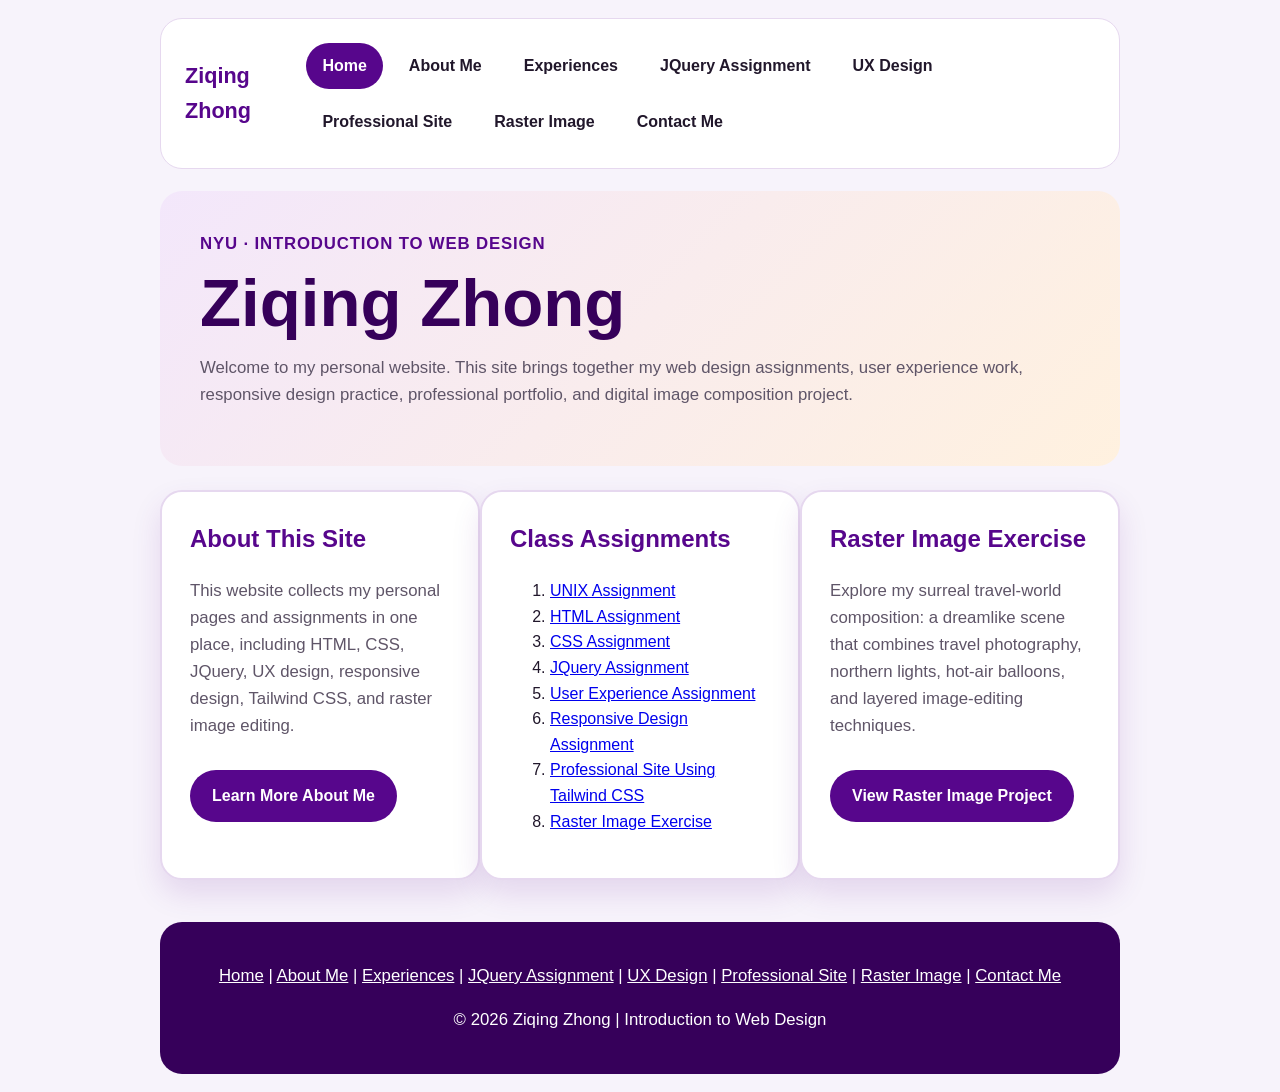
<file: index.html>
<!DOCTYPE html>
<html lang="en">
<head>
  <meta charset="utf-8">
  <title>Ziqing Zhong</title>
  <link rel="stylesheet" media="only screen and (max-width: 480px)" href="css/mobile.css">
  <link rel="stylesheet" media="only screen and (min-width: 481px) and (max-width: 960px)" href="css/tablet.css">
  <link rel="stylesheet" media="only screen and (min-width: 961px)" href="css/desktop.css">
  <meta name="viewport" content="initial-scale=1">
</head>

<body>
  <div class="container">
    <header>
      <a class="site-name" href="index.html">Ziqing Zhong</a>

      <nav aria-label="Main navigation">
        <ul>
          <li><a class="active" href="index.html">Home</a></li>
          <li><a href="about_me.html">About Me</a></li>
          <li><a href="more_about_me.html">Experiences</a></li>
          <li><a href="topic_of_interest.html">JQuery Assignment</a></li>
          <li><a href="user_experience_design.html">UX Design</a></li>
          <li><a href="professional_site.html">Professional Site</a></li>
          <li><a href="photoshop.html">Raster Image</a></li>
          <li><a href="contact.html">Contact Me</a></li>
        </ul>
      </nav>
    </header>

    <main>
      <section class="page-heading">
        <p class="eyebrow">NYU · Introduction to Web Design</p>
        <h1>Ziqing Zhong</h1>
        <p>
          Welcome to my personal website. This site brings together my web design
          assignments, user experience work, responsive design practice,
          professional portfolio, and digital image composition project.
        </p>
      </section>

      <section class="responsive-layout">
        <article class="column1">
          <h2>About This Site</h2>
          <p>
            This website collects my personal pages and assignments in one place,
            including HTML, CSS, JQuery, UX design, responsive design, Tailwind
            CSS, and raster image editing.
          </p>
          <a class="button" href="about_me.html">Learn More About Me</a>
        </article>

        <article class="column2">
          <h2>Class Assignments</h2>
          <ol>
            <li><a href="index.html">UNIX Assignment</a></li>
            <li><a href="about_me.html">HTML Assignment</a></li>
            <li><a href="index.html">CSS Assignment</a></li>
            <li><a href="topic_of_interest.html">JQuery Assignment</a></li>
            <li><a href="user_experience_design.html">User Experience Assignment</a></li>
            <li><a href="index.html">Responsive Design Assignment</a></li>
            <li><a href="professional_site.html">Professional Site Using Tailwind CSS</a></li>
            <li><a href="photoshop.html">Raster Image Exercise</a></li>
          </ol>
        </article>

        <article class="column3">
          <h2>Raster Image Exercise</h2>
          <p>
            Explore my surreal travel-world composition: a dreamlike scene that
            combines travel photography, northern lights, hot-air balloons, and
            layered image-editing techniques.
          </p>
          <a class="button" href="photoshop.html">View Raster Image Project</a>
        </article>
      </section>
    </main>

    <footer>
      <p>
        <a href="index.html">Home</a>
        |
        <a href="about_me.html">About Me</a>
        |
        <a href="more_about_me.html">Experiences</a>
        |
        <a href="topic_of_interest.html">JQuery Assignment</a>
        |
        <a href="user_experience_design.html">UX Design</a>
        |
        <a href="professional_site.html">Professional Site</a>
        |
        <a href="photoshop.html">Raster Image</a>
        |
        <a href="contact.html">Contact Me</a>
      </p>
      <p>&copy; 2026 Ziqing Zhong | Introduction to Web Design</p>
    </footer>
  </div>
</body>
</html>
</file>
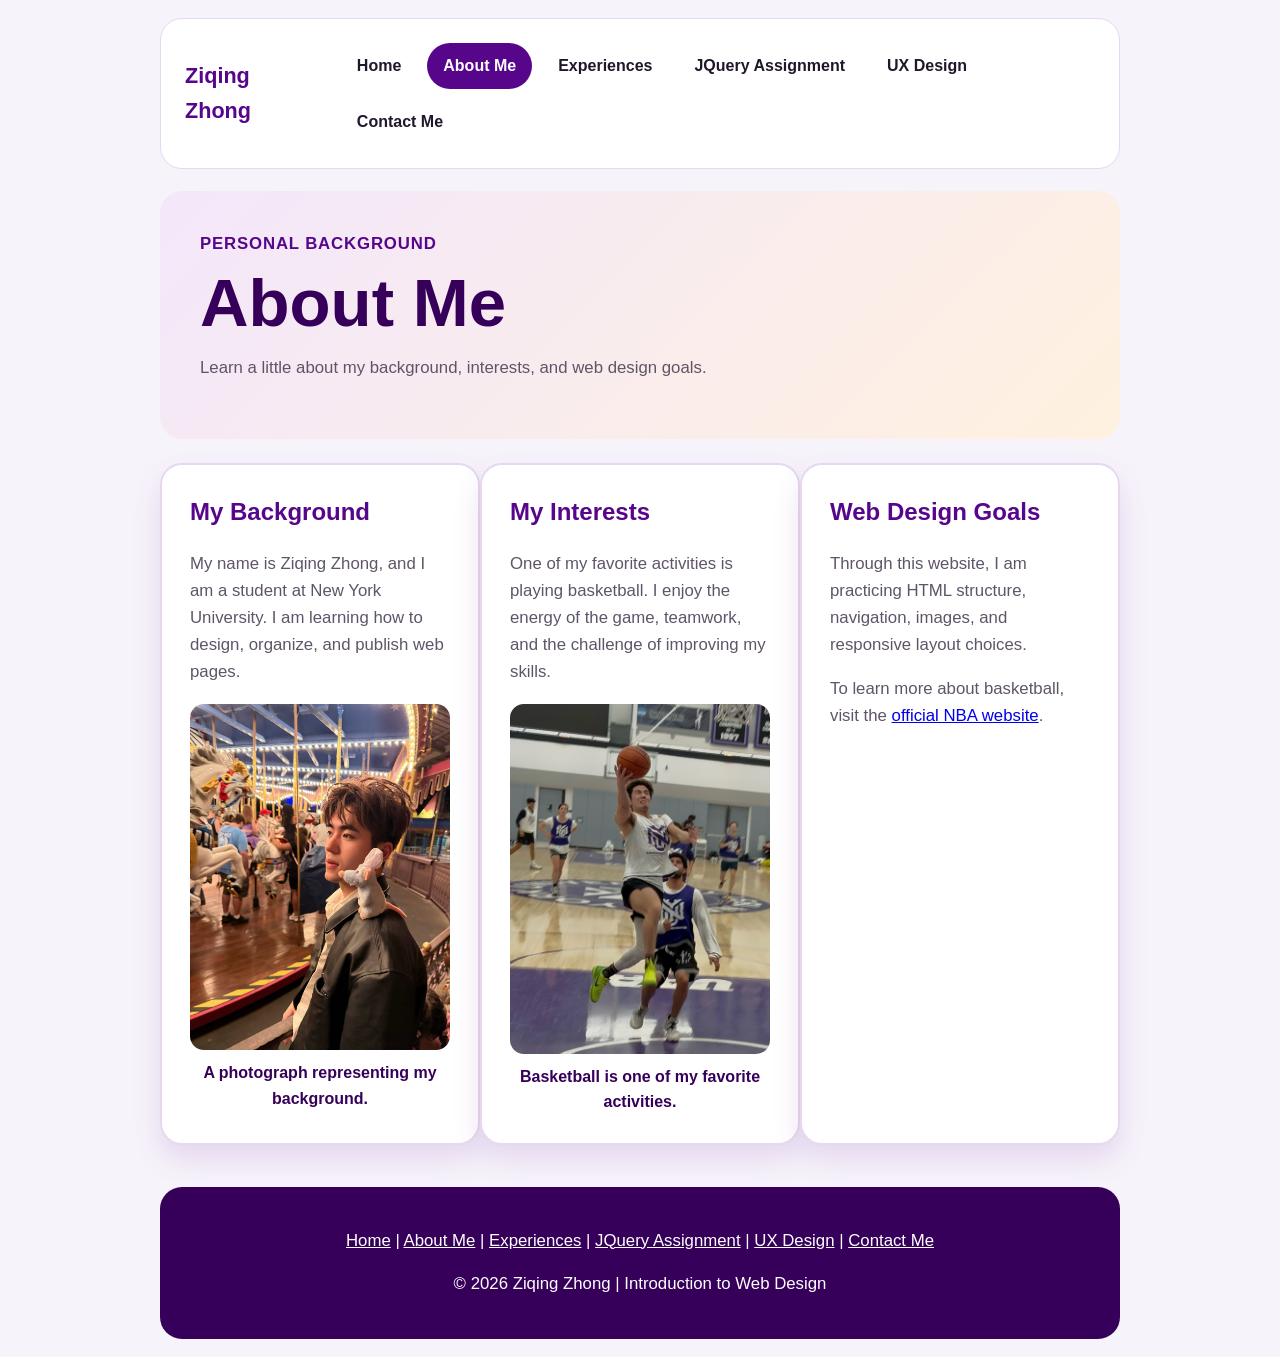
<file: about_me.html>
<!DOCTYPE html>
<html lang="en">
<head>
  <meta charset="utf-8">
  <title>About Me | Ziqing Zhong</title>
  <link rel="stylesheet" media="only screen and (max-width: 480px)" href="css/mobile.css">
  <link rel="stylesheet" media="only screen and (min-width: 481px) and (max-width: 960px)" href="css/tablet.css">
  <link rel="stylesheet" media="only screen and (min-width: 961px)" href="css/desktop.css">
  <meta name="viewport" content="initial-scale=1">
</head>

<body>
  <div class="container">
    <header>
      <a class="site-name" href="index.html">Ziqing Zhong</a>

      <nav aria-label="Main navigation">
        <ul>
          <li><a href="index.html">Home</a></li>
          <li><a class="active" href="about_me.html">About Me</a></li>
          <li><a href="more_about_me.html">Experiences</a></li>
          <li><a href="topic_of_interest.html">JQuery Assignment</a></li>
          <li><a href="user_experience_design.html">UX Design</a></li>
          <li><a href="contact.html">Contact Me</a></li>
        </ul>
      </nav>
    </header>
    <main>
      <section class="page-heading">
        <p class="eyebrow">Personal Background</p>
        <h1>About Me</h1>
        <p>Learn a little about my background, interests, and web design goals.</p>
      </section>

      <section class="responsive-layout">
        <article class="column1">
          <h2>My Background</h2>
          <p>
            My name is Ziqing Zhong, and I am a student at New York University.
            I am learning how to design, organize, and publish web pages.
          </p>
          <figure>
            <img src="images/photo.jpg" alt="A photograph representing Ziqing Zhong">
            <figcaption>A photograph representing my background.</figcaption>
          </figure>
        </article>

        <article class="column2">
          <h2>My Interests</h2>
          <p>
            One of my favorite activities is playing basketball. I enjoy the
            energy of the game, teamwork, and the challenge of improving my skills.
          </p>
          <figure>
            <img src="images/interest.jpg" alt="A photograph related to basketball">
            <figcaption>Basketball is one of my favorite activities.</figcaption>
          </figure>
        </article>

        <article class="column3">
          <h2>Web Design Goals</h2>
          <p>
            Through this website, I am practicing HTML structure, navigation,
            images, and responsive layout choices.
          </p>
          <p>
            To learn more about basketball, visit the
            <a href="https://www.nba.com/" target="_blank">official NBA website</a>.
          </p>
        </article>
      </section>
    </main>
    <footer>
      <p>
        <a href="index.html">Home</a>
        |
        <a href="about_me.html">About Me</a>
        |
        <a href="more_about_me.html">Experiences</a>
        |
        <a href="topic_of_interest.html">JQuery Assignment</a>
        |
        <a href="user_experience_design.html">UX Design</a>
        |
        <a href="contact.html">Contact Me</a>
      </p>
      <p>&copy; 2026 Ziqing Zhong | Introduction to Web Design</p>
    </footer>
  </div>
</body>
</html>
</file>
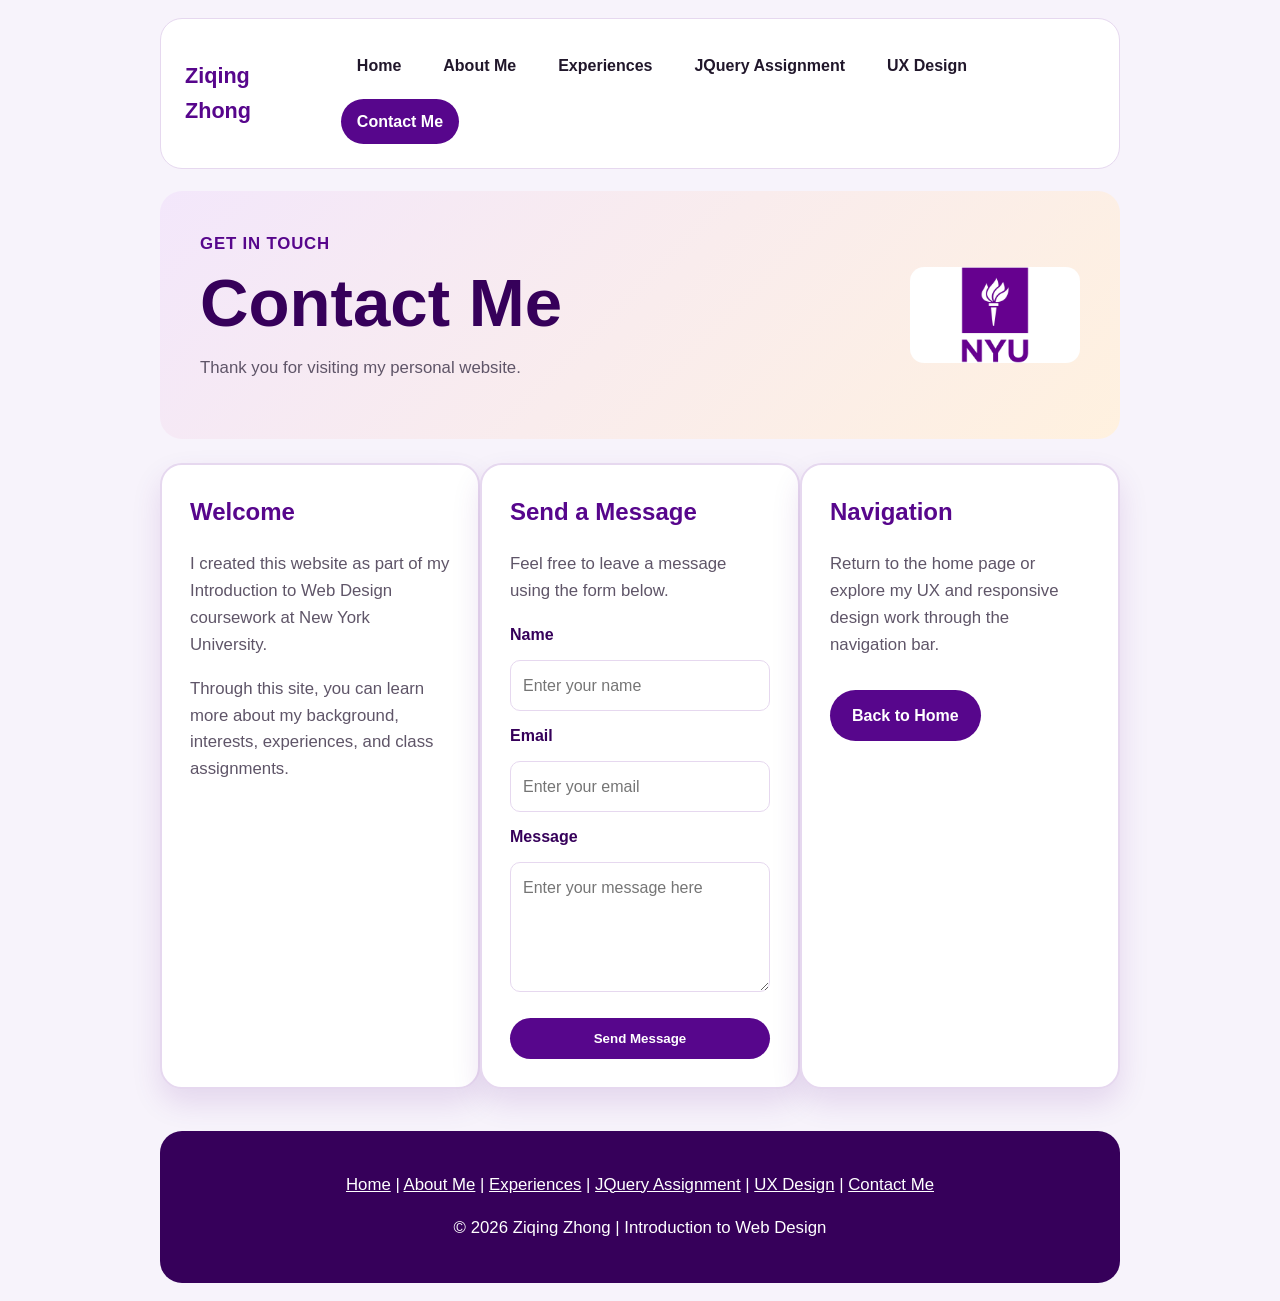
<file: contact.html>
<!DOCTYPE html>
<html lang="en">
<head>
  <meta charset="utf-8">
  <title>Contact Me | Ziqing Zhong</title>
  <link rel="stylesheet" media="only screen and (max-width: 480px)" href="css/mobile.css">
  <link rel="stylesheet" media="only screen and (min-width: 481px) and (max-width: 960px)" href="css/tablet.css">
  <link rel="stylesheet" media="only screen and (min-width: 961px)" href="css/desktop.css">
  <meta name="viewport" content="initial-scale=1">
</head>

<body>
  <div class="container">
    <header>
      <a class="site-name" href="index.html">Ziqing Zhong</a>

      <nav aria-label="Main navigation">
        <ul>
          <li><a href="index.html">Home</a></li>
          <li><a href="about_me.html">About Me</a></li>
          <li><a href="more_about_me.html">Experiences</a></li>
          <li><a href="topic_of_interest.html">JQuery Assignment</a></li>
          <li><a href="user_experience_design.html">UX Design</a></li>
          <li><a class="active" href="contact.html">Contact Me</a></li>
        </ul>
      </nav>
    </header>
    <main>
      <section class="page-heading contact-heading">
        <div>
          <p class="eyebrow">Get in Touch</p>
          <h1>Contact Me</h1>
          <p>Thank you for visiting my personal website.</p>
        </div>
        <img class="nyu-logo" src="images/NYU Logo.jpg" alt="New York University logo">
      </section>

      <section class="responsive-layout">
        <aside class="column1">
          <h2>Welcome</h2>
          <p>
            I created this website as part of my Introduction to Web Design
            coursework at New York University.
          </p>
          <p>
            Through this site, you can learn more about my background,
            interests, experiences, and class assignments.
          </p>
        </aside>

        <section class="column2">
          <h2>Send a Message</h2>
          <p class="small-note">Feel free to leave a message using the form below.</p>

          <form>
            <label for="visitor-name">Name</label>
            <input type="text" id="visitor-name" name="visitor-name" placeholder="Enter your name">

            <label for="visitor-email">Email</label>
            <input type="email" id="visitor-email" name="visitor-email" placeholder="Enter your email">

            <label for="visitor-message">Message</label>
            <textarea id="visitor-message" name="visitor-message" placeholder="Enter your message here"></textarea>

            <button type="button">Send Message</button>
          </form>
        </section>

        <aside class="column3">
          <h2>Navigation</h2>
          <p>
            Return to the home page or explore my UX and responsive design work
            through the navigation bar.
          </p>
          <a class="button" href="index.html">Back to Home</a>
        </aside>
      </section>
    </main>
    <footer>
      <p>
        <a href="index.html">Home</a>
        |
        <a href="about_me.html">About Me</a>
        |
        <a href="more_about_me.html">Experiences</a>
        |
        <a href="topic_of_interest.html">JQuery Assignment</a>
        |
        <a href="user_experience_design.html">UX Design</a>
        |
        <a href="contact.html">Contact Me</a>
      </p>
      <p>&copy; 2026 Ziqing Zhong | Introduction to Web Design</p>
    </footer>
  </div>
</body>
</html>
</file>
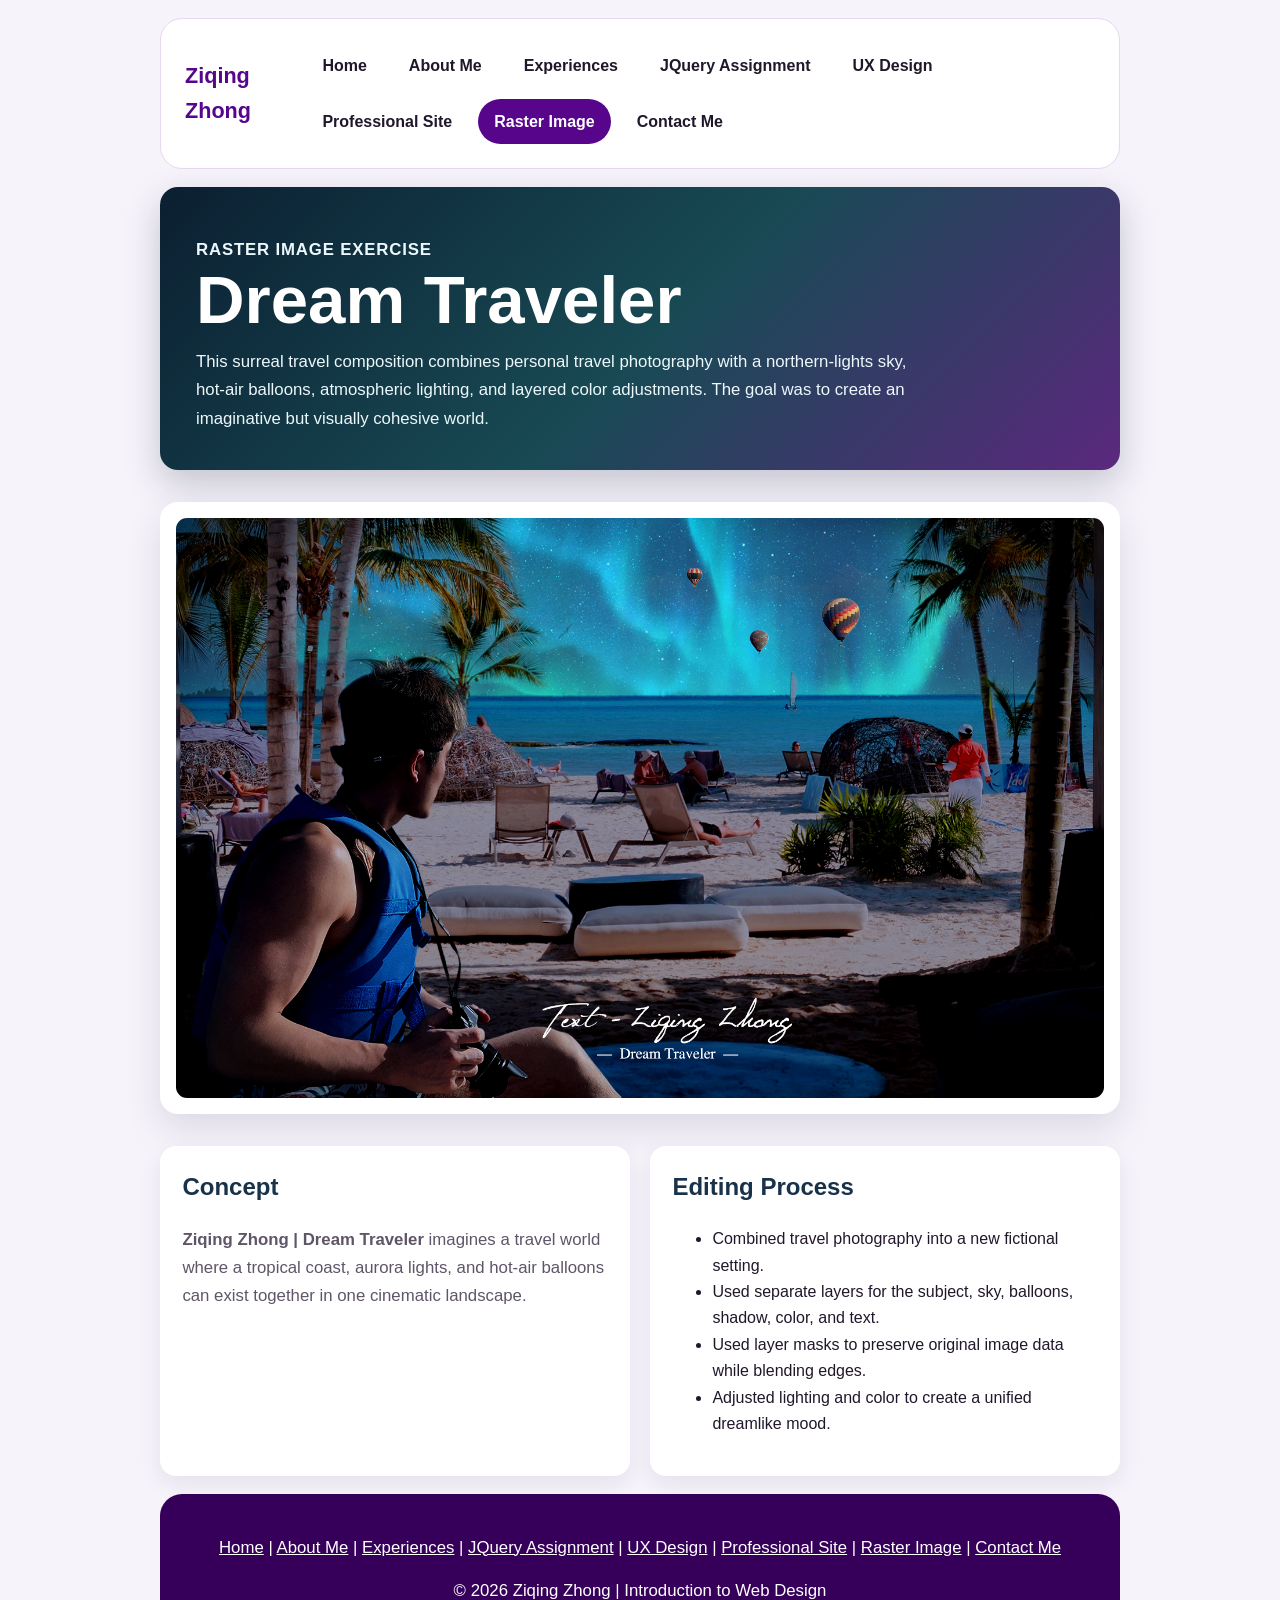
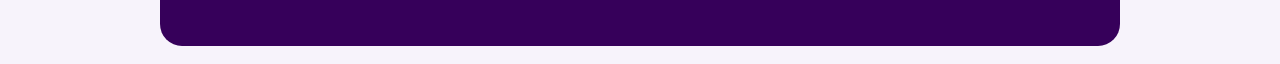
<file: photoshop.html>
<!DOCTYPE html>
<html lang="en">
<head>
  <meta charset="utf-8">
  <title>Raster Image Exercise | Ziqing Zhong</title>
  <link rel="stylesheet" media="only screen and (max-width: 480px)" href="css/mobile.css">
  <link rel="stylesheet" media="only screen and (min-width: 481px) and (max-width: 960px)" href="css/tablet.css">
  <link rel="stylesheet" media="only screen and (min-width: 961px)" href="css/desktop.css">
  <meta name="viewport" content="initial-scale=1">
  <style>
    .raster-project {
      max-width: 1040px;
      margin: 0 auto;
    }

    .raster-hero {
      padding: 2.25rem;
      border-radius: 18px;
      background: linear-gradient(135deg, #0b1f31, #184a54 52%, #5b287e);
      color: #ffffff;
      box-shadow: 0 14px 36px rgba(11, 31, 49, 0.22);
    }

    .raster-hero h1 {
      margin: 0;
      color: #ffffff;
    }

    .raster-hero p {
      margin: 0.8rem 0 0;
      max-width: 720px;
      line-height: 1.7;
      color: #ecf8fb;
    }

    .artwork-frame {
      margin-top: 2rem;
      padding: 1rem;
      border-radius: 18px;
      background: #ffffff;
      box-shadow: 0 14px 36px rgba(11, 31, 49, 0.12);
    }

    .artwork-frame img {
      display: block;
      width: 100%;
      height: auto;
      border-radius: 11px;
    }

    .project-details {
      display: grid;
      grid-template-columns: repeat(2, minmax(0, 1fr));
      gap: 1.25rem;
      margin-top: 2rem;
    }

    .detail-card {
      padding: 1.4rem;
      border-radius: 16px;
      background: #ffffff;
      box-shadow: 0 8px 22px rgba(11, 31, 49, 0.08);
    }

    .detail-card h2 {
      margin-top: 0;
      color: #18324a;
    }

    .detail-card p,
    .detail-card li {
      line-height: 1.65;
    }

    @media (max-width: 700px) {
      .raster-hero {
        padding: 1.5rem;
      }

      .project-details {
        grid-template-columns: 1fr;
      }
    }
  </style>
</head>

<body>
  <div class="container">
    <header>
      <a class="site-name" href="index.html">Ziqing Zhong</a>

      <nav aria-label="Main navigation">
        <ul>
          <li><a href="index.html">Home</a></li>
          <li><a href="about_me.html">About Me</a></li>
          <li><a href="more_about_me.html">Experiences</a></li>
          <li><a href="topic_of_interest.html">JQuery Assignment</a></li>
          <li><a href="user_experience_design.html">UX Design</a></li>
          <li><a href="professional_site.html">Professional Site</a></li>
          <li><a class="active" href="photoshop.html">Raster Image</a></li>
          <li><a href="contact.html">Contact Me</a></li>
        </ul>
      </nav>
    </header>

    <main class="raster-project">
      <section class="raster-hero">
        <p class="eyebrow">Raster Image Exercise</p>
        <h1>Dream Traveler</h1>
        <p>
          This surreal travel composition combines personal travel photography
          with a northern-lights sky, hot-air balloons, atmospheric lighting,
          and layered color adjustments. The goal was to create an imaginative
          but visually cohesive world.
        </p>
      </section>

      <section class="artwork-frame" aria-label="Final raster image composition">
        <img src="images/photoshop_final.jpg"
             alt="Ziqing Zhong in a surreal travel world with northern lights, ocean scenery, and hot-air balloons">
      </section>

      <section class="project-details">
        <article class="detail-card">
          <h2>Concept</h2>
          <p>
            <strong>Ziqing Zhong | Dream Traveler</strong> imagines a travel
            world where a tropical coast, aurora lights, and hot-air balloons
            can exist together in one cinematic landscape.
          </p>
        </article>

        <article class="detail-card">
          <h2>Editing Process</h2>
          <ul>
            <li>Combined travel photography into a new fictional setting.</li>
            <li>Used separate layers for the subject, sky, balloons, shadow, color, and text.</li>
            <li>Used layer masks to preserve original image data while blending edges.</li>
            <li>Adjusted lighting and color to create a unified dreamlike mood.</li>
          </ul>
        </article>
      </section>
    </main>

    <footer>
      <p>
        <a href="index.html">Home</a>
        |
        <a href="about_me.html">About Me</a>
        |
        <a href="more_about_me.html">Experiences</a>
        |
        <a href="topic_of_interest.html">JQuery Assignment</a>
        |
        <a href="user_experience_design.html">UX Design</a>
        |
        <a href="professional_site.html">Professional Site</a>
        |
        <a href="photoshop.html">Raster Image</a>
        |
        <a href="contact.html">Contact Me</a>
      </p>
      <p>&copy; 2026 Ziqing Zhong | Introduction to Web Design</p>
    </footer>
  </div>
</body>
</html>
</file>
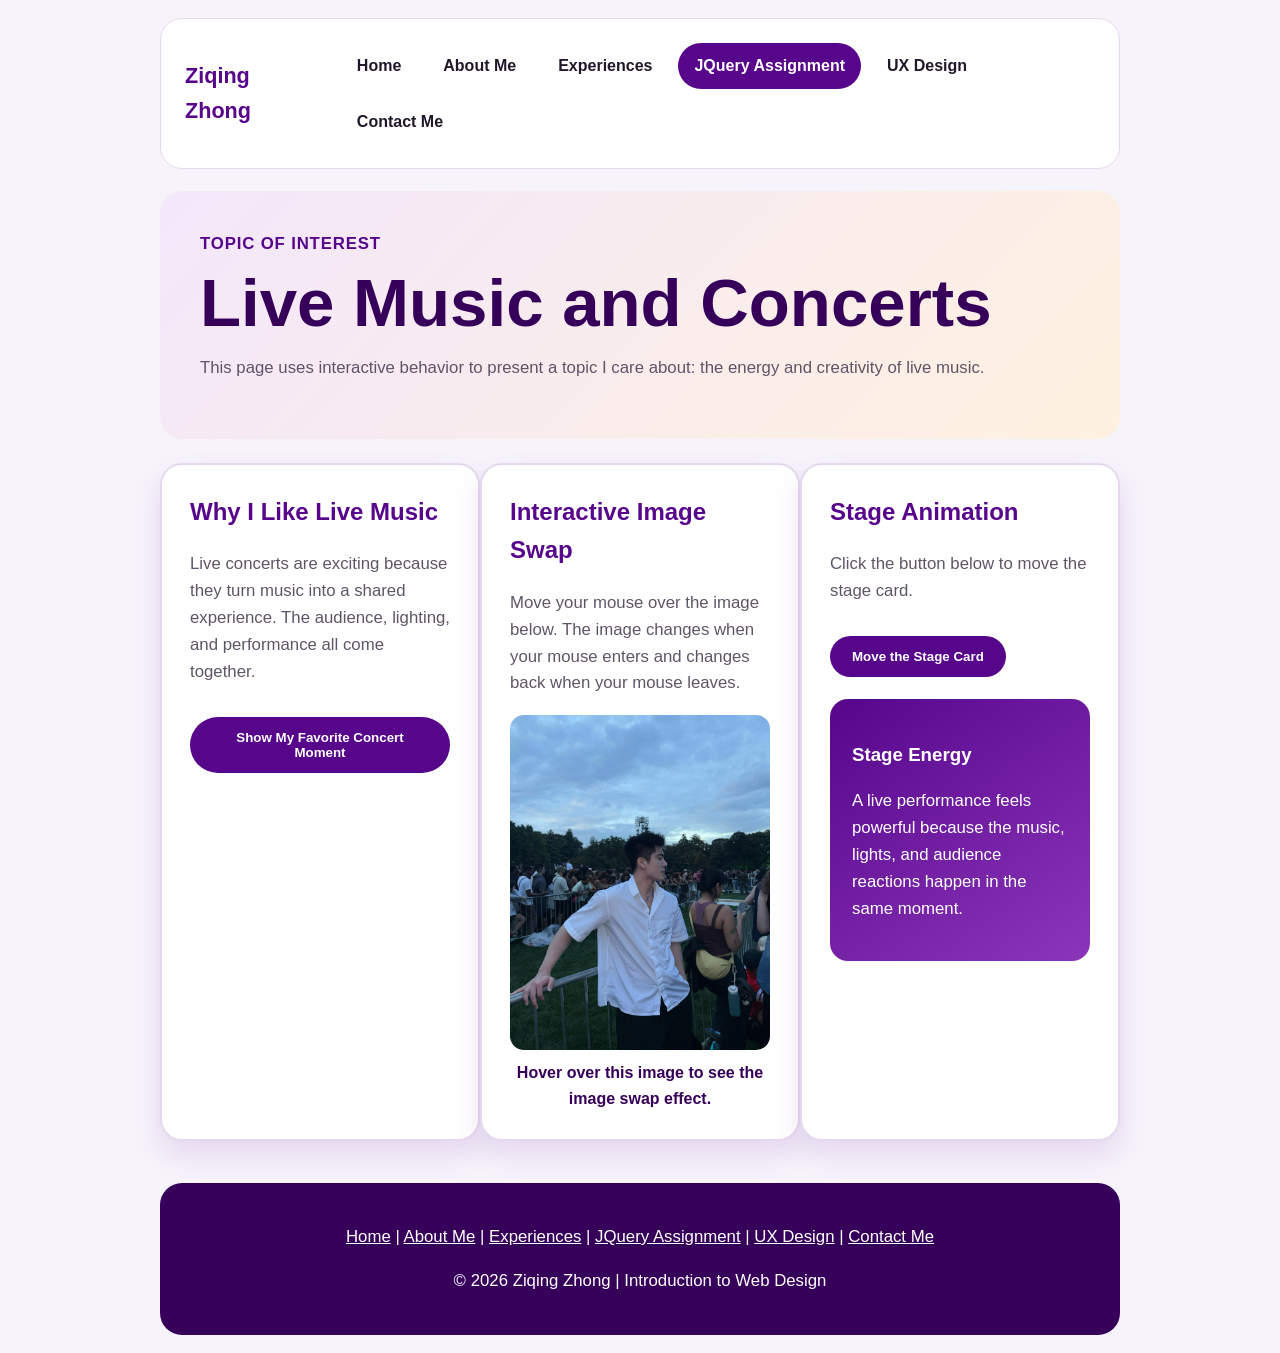
<file: topic_of_interest.html>
<!DOCTYPE html>
<html lang="en">
<head>
  <meta charset="utf-8">
  <title>Live Music and Concerts | Ziqing Zhong</title>
  <link rel="stylesheet" media="only screen and (max-width: 480px)" href="css/mobile.css">
  <link rel="stylesheet" media="only screen and (min-width: 481px) and (max-width: 960px)" href="css/tablet.css">
  <link rel="stylesheet" media="only screen and (min-width: 961px)" href="css/desktop.css">
  <meta name="viewport" content="initial-scale=1">
</head>

<body>
  <div class="container">
    <header>
      <a class="site-name" href="index.html">Ziqing Zhong</a>

      <nav aria-label="Main navigation">
        <ul>
          <li><a href="index.html">Home</a></li>
          <li><a href="about_me.html">About Me</a></li>
          <li><a href="more_about_me.html">Experiences</a></li>
          <li><a class="active" href="topic_of_interest.html">JQuery Assignment</a></li>
          <li><a href="user_experience_design.html">UX Design</a></li>
          <li><a href="contact.html">Contact Me</a></li>
        </ul>
      </nav>
    </header>
    <main>
      <section class="page-heading">
        <p class="eyebrow">Topic of Interest</p>
        <h1>Live Music and Concerts</h1>
        <p>
          This page uses interactive behavior to present a topic I care about:
          the energy and creativity of live music.
        </p>
      </section>

      <section class="responsive-layout">
        <article class="column1">
          <h2>Why I Like Live Music</h2>
          <p id="concert-text">
            Live concerts are exciting because they turn music into a shared
            experience. The audience, lighting, and performance all come together.
          </p>
          <button id="concert-button" type="button">Show My Favorite Concert Moment</button>
        </article>

        <article class="column2">
          <h2>Interactive Image Swap</h2>
          <p>
            Move your mouse over the image below. The image changes when your
            mouse enters and changes back when your mouse leaves.
          </p>
          <figure>
            <img id="concert-image" src="images/experience2.jpg" alt="A live concert experience">
            <figcaption>Hover over this image to see the image swap effect.</figcaption>
          </figure>
        </article>

        <article class="column3">
          <h2>Stage Animation</h2>
          <p>Click the button below to move the stage card.</p>
          <button id="animate-button" type="button">Move the Stage Card</button>

          <div id="stage-card">
            <h3>Stage Energy</h3>
            <p>
              A live performance feels powerful because the music, lights, and
              audience reactions happen in the same moment.
            </p>
          </div>
        </article>
      </section>
    </main>

    <script>
      const concertButton = document.getElementById("concert-button");
      const concertText = document.getElementById("concert-text");
      const concertImage = document.getElementById("concert-image");
      const animateButton = document.getElementById("animate-button");
      const stageCard = document.getElementById("stage-card");

      if (concertButton && concertText) {
        concertButton.addEventListener("click", function () {
          concertText.textContent = "My favorite concert moment is when the crowd sings together and the performance becomes a shared experience.";
        });
      }

      if (concertImage) {
        concertImage.addEventListener("mouseenter", function () {
          concertImage.src = "images/experience1.jpg";
        });

        concertImage.addEventListener("mouseleave", function () {
          concertImage.src = "images/experience2.jpg";
        });
      }

      if (animateButton && stageCard) {
        animateButton.addEventListener("click", function () {
          stageCard.classList.toggle("move-stage");
        });
      }
    </script>
    <footer>
      <p>
        <a href="index.html">Home</a>
        |
        <a href="about_me.html">About Me</a>
        |
        <a href="more_about_me.html">Experiences</a>
        |
        <a href="topic_of_interest.html">JQuery Assignment</a>
        |
        <a href="user_experience_design.html">UX Design</a>
        |
        <a href="contact.html">Contact Me</a>
      </p>
      <p>&copy; 2026 Ziqing Zhong | Introduction to Web Design</p>
    </footer>
  </div>
</body>
</html>
</file>
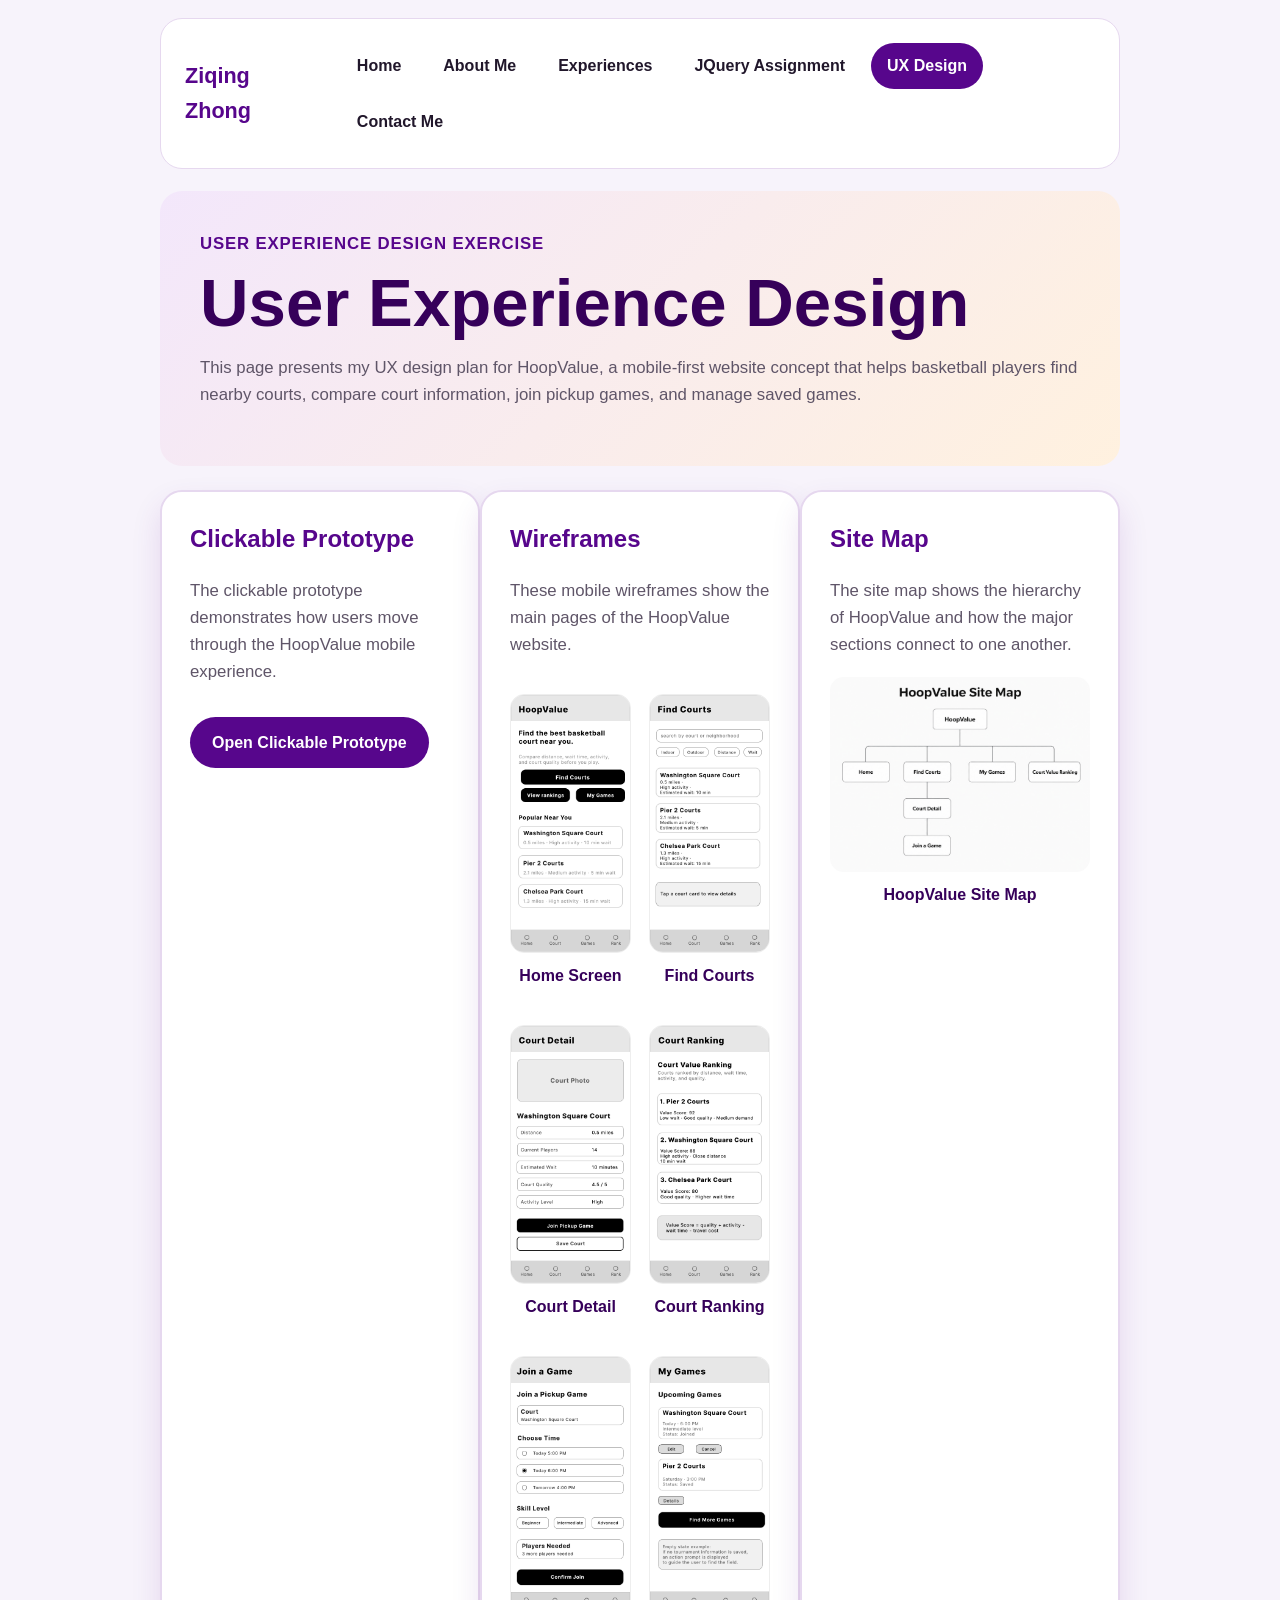
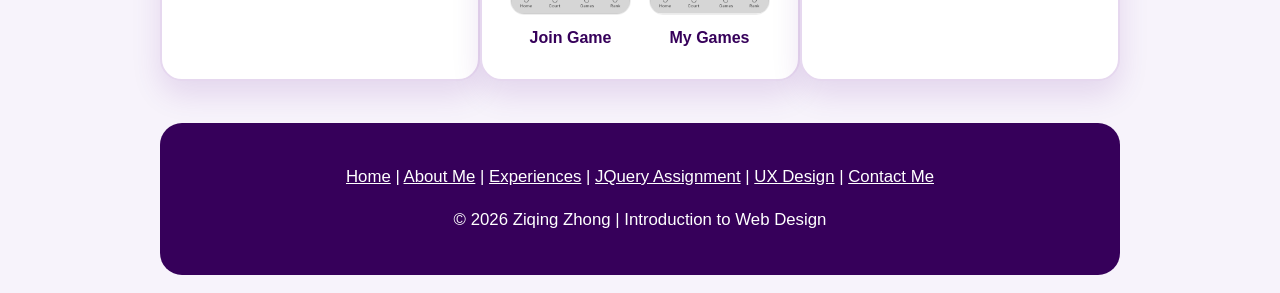
<file: user_experience_design.html>
<!DOCTYPE html>
<html lang="en">
<head>
  <meta charset="utf-8">
  <title>User Experience Design | Ziqing Zhong</title>
  <link rel="stylesheet" media="only screen and (max-width: 480px)" href="css/mobile.css">
  <link rel="stylesheet" media="only screen and (min-width: 481px) and (max-width: 960px)" href="css/tablet.css">
  <link rel="stylesheet" media="only screen and (min-width: 961px)" href="css/desktop.css">
  <meta name="viewport" content="initial-scale=1">
</head>

<body>
  <div class="container">
    <header>
      <a class="site-name" href="index.html">Ziqing Zhong</a>

      <nav aria-label="Main navigation">
        <ul>
          <li><a href="index.html">Home</a></li>
          <li><a href="about_me.html">About Me</a></li>
          <li><a href="more_about_me.html">Experiences</a></li>
          <li><a href="topic_of_interest.html">JQuery Assignment</a></li>
          <li><a class="active" href="user_experience_design.html">UX Design</a></li>
          <li><a href="contact.html">Contact Me</a></li>
        </ul>
      </nav>
    </header>
    <main>
      <section class="page-heading">
        <p class="eyebrow">User Experience Design Exercise</p>
        <h1>User Experience Design</h1>
        <p>
          This page presents my UX design plan for HoopValue, a mobile-first
          website concept that helps basketball players find nearby courts,
          compare court information, join pickup games, and manage saved games.
        </p>
      </section>

      <section class="responsive-layout">
        <section class="prototype column1">
          <h2>Clickable Prototype</h2>
          <p>
            The clickable prototype demonstrates how users move through the
            HoopValue mobile experience.
          </p>
          <a
            class="button"
            href="https://www.figma.com/proto/qEkCPyqXziEQO5iS7s4gBq/HoopValue-UX-Wireframes?node-id=1-4&t=1HPVe1fz7BD0Tp2h-1&starting-point-node-id=1%3A4"
            target="_blank"
            rel="noopener noreferrer"
          >
            Open Clickable Prototype
          </a>
        </section>

        <section class="wireframes column2">
          <h2>Wireframes</h2>
          <p>
            These mobile wireframes show the main pages of the HoopValue website.
          </p>

          <div class="wireframe-gallery">
            <figure>
              <img src="images/ux/home_wireframe.png" alt="HoopValue home screen wireframe">
              <figcaption>Home Screen</figcaption>
            </figure>

            <figure>
              <img src="images/ux/find_courts_wireframe.png" alt="Find courts screen wireframe">
              <figcaption>Find Courts</figcaption>
            </figure>

            <figure>
              <img src="images/ux/court_detail_wireframe.png" alt="Court detail screen wireframe">
              <figcaption>Court Detail</figcaption>
            </figure>

            <figure>
              <img src="images/ux/court_ranking_wireframe.png" alt="Court ranking screen wireframe">
              <figcaption>Court Ranking</figcaption>
            </figure>

            <figure>
              <img src="images/ux/join_game_wireframe.png" alt="Join game screen wireframe">
              <figcaption>Join Game</figcaption>
            </figure>

            <figure>
              <img src="images/ux/my_games_wireframe.png" alt="My games screen wireframe">
              <figcaption>My Games</figcaption>
            </figure>
          </div>
        </section>

        <section class="site_map column3">
          <h2>Site Map</h2>
          <p>
            The site map shows the hierarchy of HoopValue and how the major
            sections connect to one another.
          </p>

          <figure>
            <img src="images/ux/site_map.png" alt="HoopValue site map diagram">
            <figcaption>HoopValue Site Map</figcaption>
          </figure>
        </section>
      </section>
    </main>
    <footer>
      <p>
        <a href="index.html">Home</a>
        |
        <a href="about_me.html">About Me</a>
        |
        <a href="more_about_me.html">Experiences</a>
        |
        <a href="topic_of_interest.html">JQuery Assignment</a>
        |
        <a href="user_experience_design.html">UX Design</a>
        |
        <a href="contact.html">Contact Me</a>
      </p>
      <p>&copy; 2026 Ziqing Zhong | Introduction to Web Design</p>
    </footer>
  </div>
</body>
</html>
</file>
<file: css/mobile.css>
* {
  box-sizing: border-box;
}

body {
  margin: 0;
  font-family: Arial, Helvetica, sans-serif;
  background: #f7f3fb;
  color: #21172b;
  line-height: 1.6;
}

.container {
  margin: 0 auto;
  max-width: 100%;
}

header,
footer,
.page-heading,
.column1,
.column2,
.column3 {
  border-radius: 22px;
}

header,
footer {
  margin: 18px 0;
  padding: 24px;
}

header {
  display: flex;
  align-items: center;
  justify-content: space-between;
  gap: 22px;
  background: #ffffff;
  border: 1px solid #e6d8ef;
}

.site-name {
  color: #57068c;
  font-size: 1.35rem;
  font-weight: bold;
  text-decoration: none;
}

nav ul {
  display: flex;
  flex-wrap: wrap;
  gap: 10px;
  list-style: none;
  margin: 0;
  padding: 0;
}

nav a {
  display: block;
  padding: 10px 16px;
  border-radius: 999px;
  color: #21172b;
  text-decoration: none;
  font-weight: bold;
}

nav a:hover,
nav a.active {
  background: #57068c;
  color: #ffffff;
}

.page-heading {
  background: linear-gradient(135deg, #f3e7fb, #fff1df);
  padding: 40px;
  margin: 22px 0;
}

.eyebrow {
  color: #57068c;
  font-weight: bold;
  letter-spacing: 0.05em;
  margin: 0 0 10px;
  text-transform: uppercase;
}

h1 {
  margin: 0 0 16px;
  color: #36005a;
  line-height: 1.05;
}

h2 {
  margin-top: 0;
  color: #57068c;
}

h3 {
  color: #36005a;
}

p {
  color: #5f5568;
  font-size: 1.05rem;
}

.responsive-layout {
  display: flex;
  flex-wrap: wrap;
  margin: 24px 0 42px;
}

.column1,
.column2,
.column3 {
  background: #ffffff;
  border: 2px solid #e6d8ef;
  box-shadow: 0 14px 30px rgba(87, 6, 140, 0.12);
  padding: 28px;
}

.button,
button {
  display: inline-block;
  margin-top: 14px;
  padding: 13px 22px;
  background: #57068c;
  color: #ffffff;
  border: none;
  border-radius: 999px;
  text-decoration: none;
  font-weight: bold;
  cursor: pointer;
}

.button:hover,
button:hover {
  background: #36005a;
}

img {
  display: block;
  width: 100%;
  height: auto;
  border-radius: 14px;
}

figure {
  margin: 18px 0 0;
}

figcaption {
  margin-top: 10px;
  color: #36005a;
  text-align: center;
  font-weight: bold;
}

form {
  display: grid;
  gap: 12px;
}

label {
  color: #36005a;
  font-weight: bold;
}

input,
textarea {
  width: 100%;
  padding: 12px;
  border: 1px solid #e6d8ef;
  border-radius: 10px;
  font: inherit;
}

textarea {
  min-height: 130px;
}

.contact-heading {
  display: flex;
  align-items: center;
  justify-content: space-between;
  gap: 22px;
}

.nyu-logo {
  max-width: 170px;
}

.wireframe-gallery {
  display: grid;
  gap: 18px;
}

.wireframe-gallery img {
  max-height: 420px;
  object-fit: contain;
  background: #ffffff;
  border: 1px solid #eeeeee;
}

#stage-card {
  position: relative;
  margin-top: 22px;
  padding: 22px;
  border-radius: 18px;
  background: linear-gradient(145deg, #57068c, #8b36ba);
  color: #ffffff;
  transition: left 0.3s ease;
}

#stage-card h3,
#stage-card p {
  color: #ffffff;
}

#stage-card.move-stage {
  left: 28px;
}

footer {
  background: #36005a;
  color: #ffffff;
  text-align: center;
}

footer p,
footer a {
  color: #ffffff;
}

.container {
  width: 100%;
  padding-left: 14px;
  padding-right: 14px;
}

header {
  align-items: flex-start;
  flex-direction: column;
  margin: 12px 0;
  padding: 18px;
}

nav ul {
  flex-direction: column;
  width: 100%;
}

nav a {
  width: 100%;
}

.page-heading {
  padding: 26px;
}

h1 {
  font-size: 2.6rem;
}

.responsive-layout {
  flex-direction: column;
}

.column1,
.column2,
.column3 {
  width: 100%;
  padding: 22px;
}

.wireframe-gallery {
  grid-template-columns: 1fr;
}

.contact-heading {
  align-items: flex-start;
  flex-direction: column;
}

.nyu-logo {
  max-width: 140px;
}
</file>
<file: css/tablet.css>
* {
  box-sizing: border-box;
}

body {
  margin: 0;
  font-family: Arial, Helvetica, sans-serif;
  background: #f7f3fb;
  color: #21172b;
  line-height: 1.6;
}

.container {
  margin: 0 auto;
  max-width: 100%;
}

header,
footer,
.page-heading,
.column1,
.column2,
.column3 {
  border-radius: 22px;
}

header,
footer {
  margin: 18px 0;
  padding: 24px;
}

header {
  display: flex;
  align-items: center;
  justify-content: space-between;
  gap: 22px;
  background: #ffffff;
  border: 1px solid #e6d8ef;
}

.site-name {
  color: #57068c;
  font-size: 1.35rem;
  font-weight: bold;
  text-decoration: none;
}

nav ul {
  display: flex;
  flex-wrap: wrap;
  gap: 10px;
  list-style: none;
  margin: 0;
  padding: 0;
}

nav a {
  display: block;
  padding: 10px 16px;
  border-radius: 999px;
  color: #21172b;
  text-decoration: none;
  font-weight: bold;
}

nav a:hover,
nav a.active {
  background: #57068c;
  color: #ffffff;
}

.page-heading {
  background: linear-gradient(135deg, #f3e7fb, #fff1df);
  padding: 40px;
  margin: 22px 0;
}

.eyebrow {
  color: #57068c;
  font-weight: bold;
  letter-spacing: 0.05em;
  margin: 0 0 10px;
  text-transform: uppercase;
}

h1 {
  margin: 0 0 16px;
  color: #36005a;
  line-height: 1.05;
}

h2 {
  margin-top: 0;
  color: #57068c;
}

h3 {
  color: #36005a;
}

p {
  color: #5f5568;
  font-size: 1.05rem;
}

.responsive-layout {
  display: flex;
  flex-wrap: wrap;
  margin: 24px 0 42px;
}

.column1,
.column2,
.column3 {
  background: #ffffff;
  border: 2px solid #e6d8ef;
  box-shadow: 0 14px 30px rgba(87, 6, 140, 0.12);
  padding: 28px;
}

.button,
button {
  display: inline-block;
  margin-top: 14px;
  padding: 13px 22px;
  background: #57068c;
  color: #ffffff;
  border: none;
  border-radius: 999px;
  text-decoration: none;
  font-weight: bold;
  cursor: pointer;
}

.button:hover,
button:hover {
  background: #36005a;
}

img {
  display: block;
  width: 100%;
  height: auto;
  border-radius: 14px;
}

figure {
  margin: 18px 0 0;
}

figcaption {
  margin-top: 10px;
  color: #36005a;
  text-align: center;
  font-weight: bold;
}

form {
  display: grid;
  gap: 12px;
}

label {
  color: #36005a;
  font-weight: bold;
}

input,
textarea {
  width: 100%;
  padding: 12px;
  border: 1px solid #e6d8ef;
  border-radius: 10px;
  font: inherit;
}

textarea {
  min-height: 130px;
}

.contact-heading {
  display: flex;
  align-items: center;
  justify-content: space-between;
  gap: 22px;
}

.nyu-logo {
  max-width: 170px;
}

.wireframe-gallery {
  display: grid;
  gap: 18px;
}

.wireframe-gallery img {
  max-height: 420px;
  object-fit: contain;
  background: #ffffff;
  border: 1px solid #eeeeee;
}

#stage-card {
  position: relative;
  margin-top: 22px;
  padding: 22px;
  border-radius: 18px;
  background: linear-gradient(145deg, #57068c, #8b36ba);
  color: #ffffff;
  transition: left 0.3s ease;
}

#stage-card h3,
#stage-card p {
  color: #ffffff;
}

#stage-card.move-stage {
  left: 28px;
}

footer {
  background: #36005a;
  color: #ffffff;
  text-align: center;
}

footer p,
footer a {
  color: #ffffff;
}

.container {
  width: 90%;
}

header {
  align-items: flex-start;
  flex-direction: column;
}

h1 {
  font-size: 3.2rem;
}

.column1,
.column2 {
  width: 50%;
}

.column3 {
  width: 100%;
}

.wireframe-gallery {
  grid-template-columns: repeat(2, minmax(0, 1fr));
}

.contact-heading {
  align-items: flex-start;
  flex-direction: column;
}
</file>
<file: css/desktop.css>
* {
  box-sizing: border-box;
}

body {
  margin: 0;
  font-family: Arial, Helvetica, sans-serif;
  background: #f7f3fb;
  color: #21172b;
  line-height: 1.6;
}

.container {
  margin: 0 auto;
  max-width: 100%;
}

header,
footer,
.page-heading,
.column1,
.column2,
.column3 {
  border-radius: 22px;
}

header,
footer {
  margin: 18px 0;
  padding: 24px;
}

header {
  display: flex;
  align-items: center;
  justify-content: space-between;
  gap: 22px;
  background: #ffffff;
  border: 1px solid #e6d8ef;
}

.site-name {
  color: #57068c;
  font-size: 1.35rem;
  font-weight: bold;
  text-decoration: none;
}

nav ul {
  display: flex;
  flex-wrap: wrap;
  gap: 10px;
  list-style: none;
  margin: 0;
  padding: 0;
}

nav a {
  display: block;
  padding: 10px 16px;
  border-radius: 999px;
  color: #21172b;
  text-decoration: none;
  font-weight: bold;
}

nav a:hover,
nav a.active {
  background: #57068c;
  color: #ffffff;
}

.page-heading {
  background: linear-gradient(135deg, #f3e7fb, #fff1df);
  padding: 40px;
  margin: 22px 0;
}

.eyebrow {
  color: #57068c;
  font-weight: bold;
  letter-spacing: 0.05em;
  margin: 0 0 10px;
  text-transform: uppercase;
}

h1 {
  margin: 0 0 16px;
  color: #36005a;
  line-height: 1.05;
}

h2 {
  margin-top: 0;
  color: #57068c;
}

h3 {
  color: #36005a;
}

p {
  color: #5f5568;
  font-size: 1.05rem;
}

.responsive-layout {
  display: flex;
  flex-wrap: wrap;
  margin: 24px 0 42px;
}

.column1,
.column2,
.column3 {
  background: #ffffff;
  border: 2px solid #e6d8ef;
  box-shadow: 0 14px 30px rgba(87, 6, 140, 0.12);
  padding: 28px;
}

.button,
button {
  display: inline-block;
  margin-top: 14px;
  padding: 13px 22px;
  background: #57068c;
  color: #ffffff;
  border: none;
  border-radius: 999px;
  text-decoration: none;
  font-weight: bold;
  cursor: pointer;
}

.button:hover,
button:hover {
  background: #36005a;
}

img {
  display: block;
  width: 100%;
  height: auto;
  border-radius: 14px;
}

figure {
  margin: 18px 0 0;
}

figcaption {
  margin-top: 10px;
  color: #36005a;
  text-align: center;
  font-weight: bold;
}

form {
  display: grid;
  gap: 12px;
}

label {
  color: #36005a;
  font-weight: bold;
}

input,
textarea {
  width: 100%;
  padding: 12px;
  border: 1px solid #e6d8ef;
  border-radius: 10px;
  font: inherit;
}

textarea {
  min-height: 130px;
}

.contact-heading {
  display: flex;
  align-items: center;
  justify-content: space-between;
  gap: 22px;
}

.nyu-logo {
  max-width: 170px;
}

.wireframe-gallery {
  display: grid;
  gap: 18px;
}

.wireframe-gallery img {
  max-height: 420px;
  object-fit: contain;
  background: #ffffff;
  border: 1px solid #eeeeee;
}

#stage-card {
  position: relative;
  margin-top: 22px;
  padding: 22px;
  border-radius: 18px;
  background: linear-gradient(145deg, #57068c, #8b36ba);
  color: #ffffff;
  transition: left 0.3s ease;
}

#stage-card h3,
#stage-card p {
  color: #ffffff;
}

#stage-card.move-stage {
  left: 28px;
}

footer {
  background: #36005a;
  color: #ffffff;
  text-align: center;
}

footer p,
footer a {
  color: #ffffff;
}

.container {
  width: 960px;
}

h1 {
  font-size: 4.2rem;
}

.column1,
.column2,
.column3 {
  width: 320px;
}

.wireframe-gallery {
  grid-template-columns: repeat(2, minmax(0, 1fr));
}
</file>
